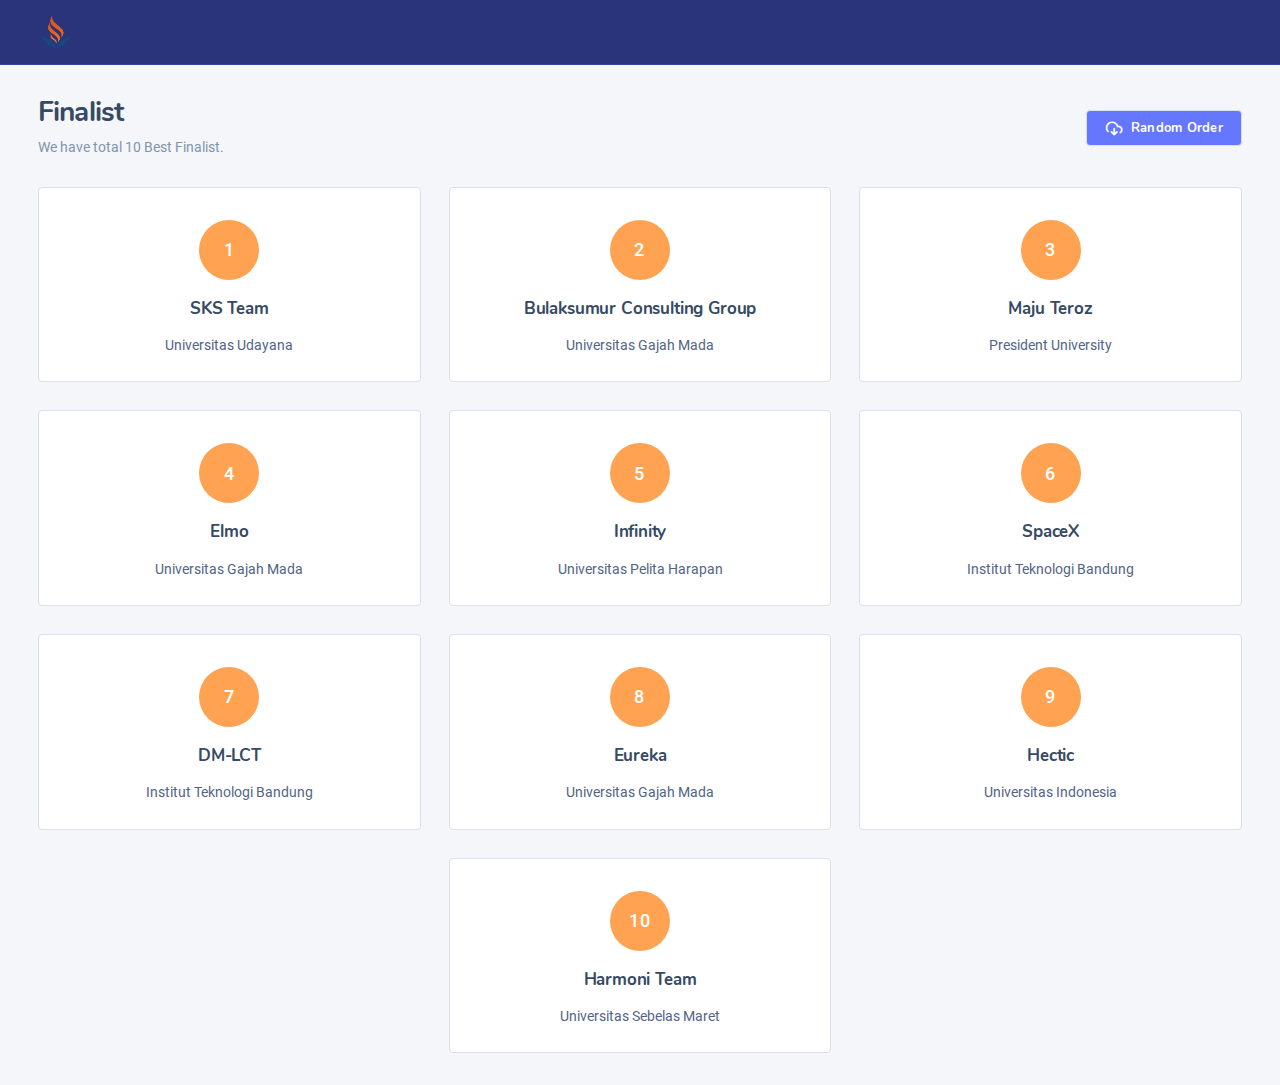
<file: bc.html>
<!DOCTYPE html>
<html lang="zxx" class="js">

<head>
  
    <meta charset="utf-8">
    <meta name="author" content="Softnio">
    <meta name="viewport" content="width=device-width, initial-scale=1, shrink-to-fit=no">
    <meta name="description" content="A powerful and conceptual apps base dashboard template that especially build for developers and programmers.">
    <!-- Fav Icon  -->
    <link rel="shortcut icon" href="./images/favicon.png">
    <!-- Page Title  -->
    <title>User Cards | DashLite Admin Template</title>
    <!-- StyleSheets  -->
    <link rel="stylesheet" href="./assets/css/dashlite.css?ver=2.4.0">
    <link id="skin-default" rel="stylesheet" href="./assets/css/theme.css?ver=2.4.0">
</head>

<body class="nk-body npc-invest bg-lighter ">
    <div class="nk-app-root">
        <!-- wrap @s -->
        <div class="nk-wrap ">
            <!-- main header @s -->
            <div class="nk-header nk-header-fluid is-theme">
                <div class="container-xl wide-xl">
                    <div class="nk-header-wrap">
                        <div class="nk-menu-trigger mr-sm-2 d-lg-none">
                            <a href="#" class="nk-nav-toggle nk-quick-nav-icon" data-target="headerNav"><em class="icon ni ni-menu"></em></a>
                        </div>
                        <div class="nk-header-brand">
                            <a href="html/index.html" class="logo-link">
                                <img class="logo-light logo-img" src="./images/logo.png" srcset="./images/logo2x.png 2x" alt="logo">
                                <img class="logo-dark logo-img" src="./images/logo-dark.png" srcset="./images/logo-dark2x.png 2x" alt="logo-dark">
                            </a>
                        </div><!-- .nk-header-brand -->
                        <div class="nk-header-menu" data-content="headerNav">
                            <div class="nk-header-mobile">
                                <div class="nk-header-brand">
                                    <a href="html/index.html" class="logo-link">
                                        <img class="logo-light logo-img" src="./images/logo.png" srcset="./images/logo2x.png 2x" alt="logo">
                                        <img class="logo-dark logo-img" src="./images/logo-dark.png" srcset="./images/logo-dark2x.png 2x" alt="logo-dark">
                                    </a>
                                </div>
                                <div class="nk-menu-trigger mr-n2">
                                    <a href="#" class="nk-nav-toggle nk-quick-nav-icon" data-target="headerNav"><em class="icon ni ni-arrow-left"></em></a>
                                </div>
                            </div>
                            <ul class="nk-menu nk-menu-main ui-s2">
                                
                            </ul><!-- .nk-menu -->
                        </div><!-- .nk-header-menu -->
                        <div class="nk-header-tools">
                            <ul class="nk-quick-nav">
                                
                            </ul><!-- .nk-quick-nav -->
                        </div><!-- .nk-header-tools -->
                    </div><!-- .nk-header-wrap -->
                </div><!-- .container-fliud -->
            </div>
            <!-- main header @e -->
            <!-- content @s -->
            <div class="nk-content nk-content-fluid">
                <div class="container-xl wide-xl">
                    <div class="nk-content-inner">
                        <div class="nk-content-body">
                            <div class="nk-block-head nk-block-head-sm">
                                <div class="nk-block-between">
                                    <div class="nk-block-head-content">
                                        <h3 class="nk-block-title page-title">Finalist</h3>
                                        <div class="nk-block-des text-soft">
                                            <p>We have total 10 Best Finalist.</p>
                                        </div>
                                    </div><!-- .nk-block-head-content -->
                                    <div class="nk-block-head-content">
                                        <div class="toggle-wrap nk-block-tools-toggle">
                                            <a href="#" class="btn btn-icon btn-trigger toggle-expand mr-n1" data-target="pageMenu"><em class="icon ni ni-menu-alt-r"></em></a>
                                            <div class="toggle-expand-content" data-content="pageMenu">
                                                <ul class="nk-block-tools g-3">
                                                    <li><a href="#" id="randomize" class="btn btn-primary btn-outline-light text-white"><em class="icon ni ni-download-cloud"></em><span>Random Order</span></a></li>
                                                </ul>
                                            </div>
                                        </div><!-- .toggle-wrap -->
                                    </div><!-- .nk-block-head-content -->
                                </div><!-- .nk-block-between -->
                            </div><!-- .nk-block-head -->
                            <div class="nk-block">
                                <div class="row g-gs justify-content-center" id="contentlist">
                                    <div class="col-sm-6 col-lg-4 col-xxl-3">
                                        <div class="card card-bordered">
                                            <div class="card-inner">
                                                <div class="team">
                                                   
                                                    <div class="team-options">
                                                       
                                                    </div>
                                                    <div class="user-card user-card-s2">
                                                        <div class="user-avatar md bg-primary">
                                                            <span>1</span>
                                                            
                                                        </div>
                                                        <div class="user-info">
                                                            <h6>Tim MVP</h6>
                
                                                        </div>
                                                    </div>
                                                    <div class="team-details">
                                                        <p>Binus University</p>
                                                    </div>
                                                 
                                                </div>
                                            </div>
                                        </div>
                                    </div>
                                    <!-- Next button show -->
                                    <div class="col-sm-6 col-lg-4 col-xxl-3 d-flex align-items-center">
                                       <button class="btn btn-success">Next</button>
                                    </div>
                                </div>
                            </div><!-- .nk-block -->
                          
                        </div>
                    </div>
                </div>
            </div>
            <!-- content @e -->
            <!-- footer @s -->
       
            <!-- footer @e -->
        </div>
        <!-- wrap @e -->
    </div>
    <!-- app-root @e -->
    <!-- JavaScript -->
    <script src="./assets/js/bundle.js?ver=2.4.0"></script>
    <script src="./assets/js/scripts.js?ver=2.4.0"></script>
    <script src="https://code.jquery.com/jquery-3.6.0.min.js" integrity="sha256-/xUj+3OJU5yExlq6GSYGSHk7tPXikynS7ogEvDej/m4=" crossorigin="anonymous"></script>
    <script>
        $("#randomize").on("click",function(e){
            e.preventDefault()
            random();
        })
        $(".btn-next").on("click",function(){
            nextItem();
        })
        var order = 1;
        var finalist=[{"name":"SKS Team", "instance":"Universitas Udayana"},
{"name":"Bulaksumur Consulting Group", "instance":"Universitas Gajah Mada"},
{"name":"Maju Teroz", "instance":"President University"},
{"name":"Elmo", "instance":"Universitas Gajah Mada"},
{"name":"Infinity", "instance":"Universitas  Pelita Harapan"},
{"name":"SpaceX", "instance":"Institut Teknologi Bandung"},
{"name":"DM-LCT", "instance":"Institut Teknologi Bandung"},
{"name":"Eureka", "instance":"Universitas Gajah Mada"},
{"name":"Hectic", "instance":"Universitas Indonesia"},
{"name":"Harmoni Team", "instance":"Universitas Sebelas Maret"}
    ]
        initOrder();
        function initOrder(){
            $('#contentlist').html("")
            
            finalist.map(function(item){
                addItem(item)
                order++;
            })
        }

        function random(){
            finalist=shuffle(finalist)
            finalist=shuffle(finalist)
            finalist=shuffle(finalist)
            finalist=shuffle(finalist)
            $('#contentlist').html(`<div class="spinner-border spinner-border-lg" role="status">
  <span class="sr-only">Loading...</span>
</div>`)
            setTimeout(function(){
                $('#contentlist').html("")
                order=1;
                addItem(finalist[order-1]);
                addNxtbtn();
            },1000)
            
        }

        function nextItem(){
            $('#contentlist').children().last().remove()
            $('#contentlist').append(`<div class="col-sm-6 col-lg-4 col-xxl-3 d-flex align-items-center"><div class="spinner-border spinner-border-lg" role="status">
  <span class="sr-only">Loading...</span>
</div></div>`)

            setTimeout(function(){
                $('#contentlist').children().last().remove()
                order++;
                addItem(finalist[order-1]);
                addNxtbtn();
                if(order>9){
                    $('#contentlist').children().last().remove()
                }
            },600)
            
        }
        function shuffle(a) {
            for (let i = a.length - 1; i > 0; i--) {
                const j = Math.floor(Math.random() * (i + 1));
                [a[i], a[j]] = [a[j], a[i]];
            }
            return a;
        }
        function addNxtbtn(){
            let nxt = ` <div class="col-sm-6 col-lg-4 col-xxl-3 d-flex align-items-center">
                                       <button onclick="nextItem()" class="btn btn-success btn-next">Next</button>
                                    </div>`
                                    $('#contentlist').append(nxt);
        }
        function addItem(finalist){
            let cardItem = `<div class="col-sm-6 col-lg-4 col-xxl-3">
                                        <div class="card card-bordered h-100">
                                            <div class="card-inner">
                                                <div class="team">
                                                   
                                                    <div class="team-options">
                                                       
                                                    </div>
                                                    <div class="user-card user-card-s2">
                                                        <div class="user-avatar md bg-orange">
                                                            <span>${order}</span>
                                                            
                                                        </div>
                                                        <div class="user-info">
                                                            <h6>${finalist.name}</h6>
                
                                                        </div>
                                                    </div>
                                                    <div class="team-details">
                                                        <p>${finalist.instance}</p>
                                                    </div>
                                                 
                                                </div>
                                            </div>
                                        </div>
                                    </div>`
                               
                                    $('#contentlist').append(cardItem);
        }
       
    </script>
</body>

</html>
</file>
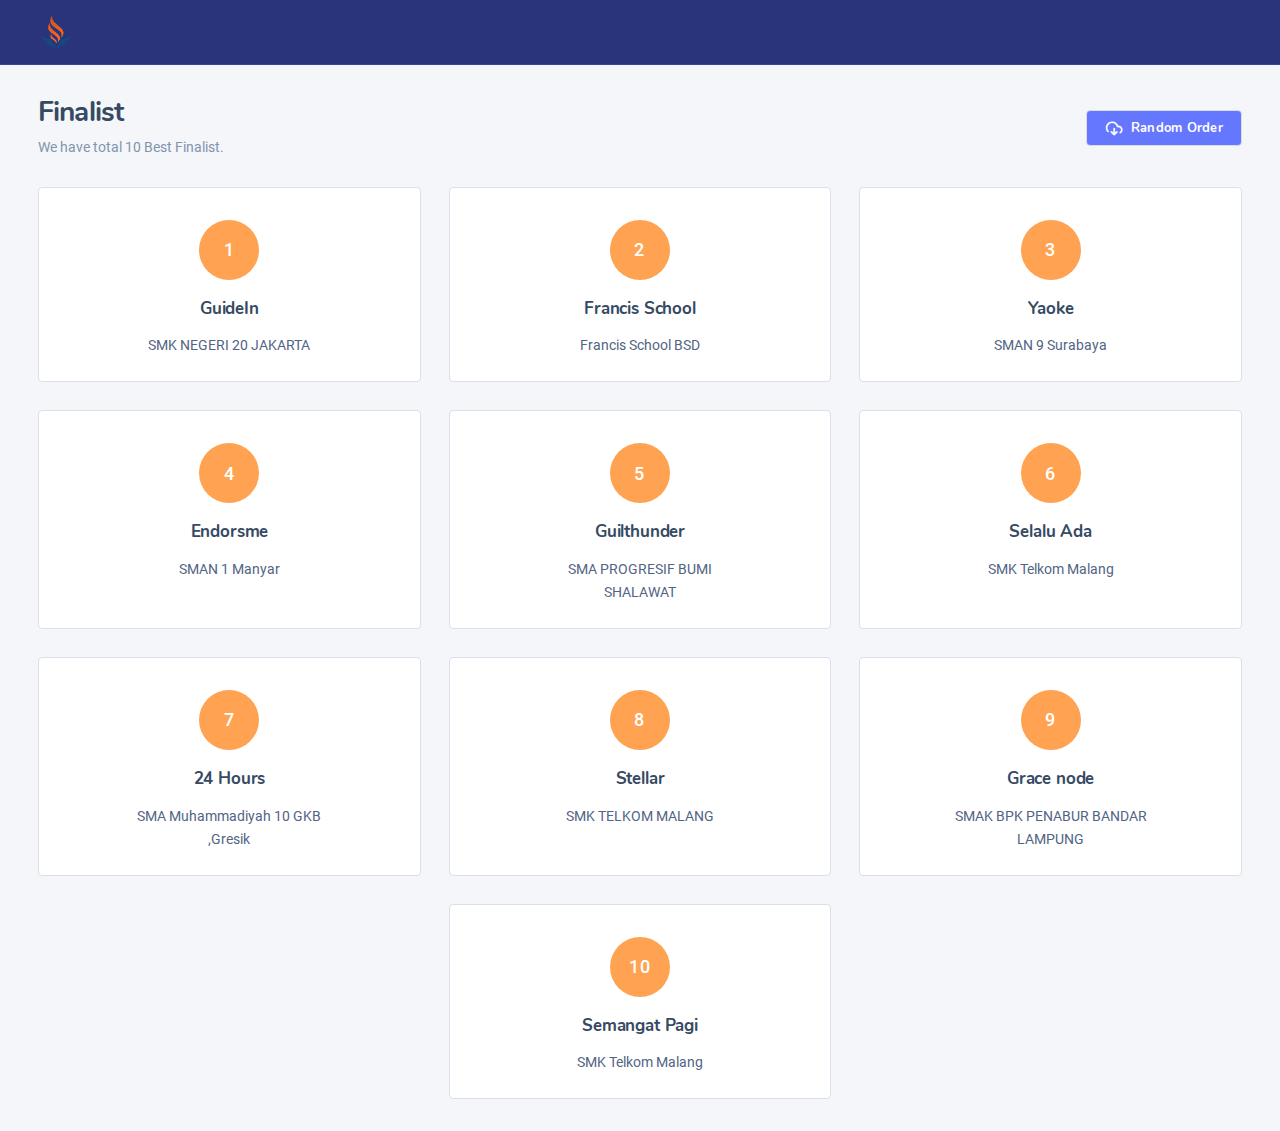
<file: bp.html>
<!DOCTYPE html>
<html lang="zxx" class="js">

<head>
  
    <meta charset="utf-8">
    <meta name="author" content="Softnio">
    <meta name="viewport" content="width=device-width, initial-scale=1, shrink-to-fit=no">
    <meta name="description" content="A powerful and conceptual apps base dashboard template that especially build for developers and programmers.">
    <!-- Fav Icon  -->
    <link rel="shortcut icon" href="./images/favicon.png">
    <!-- Page Title  -->
    <title>User Cards | DashLite Admin Template</title>
    <!-- StyleSheets  -->
    <link rel="stylesheet" href="./assets/css/dashlite.css?ver=2.4.0">
    <link id="skin-default" rel="stylesheet" href="./assets/css/theme.css?ver=2.4.0">
</head>

<body class="nk-body npc-invest bg-lighter ">
    <div class="nk-app-root">
        <!-- wrap @s -->
        <div class="nk-wrap ">
            <!-- main header @s -->
            <div class="nk-header nk-header-fluid is-theme">
                <div class="container-xl wide-xl">
                    <div class="nk-header-wrap">
                        <div class="nk-menu-trigger mr-sm-2 d-lg-none">
                            <a href="#" class="nk-nav-toggle nk-quick-nav-icon" data-target="headerNav"><em class="icon ni ni-menu"></em></a>
                        </div>
                        <div class="nk-header-brand">
                            <a href="html/index.html" class="logo-link">
                                <img class="logo-light logo-img" src="./images/logo.png" srcset="./images/logo2x.png 2x" alt="logo">
                                <img class="logo-dark logo-img" src="./images/logo-dark.png" srcset="./images/logo-dark2x.png 2x" alt="logo-dark">
                            </a>
                        </div><!-- .nk-header-brand -->
                        <div class="nk-header-menu" data-content="headerNav">
                            <div class="nk-header-mobile">
                                <div class="nk-header-brand">
                                    <a href="html/index.html" class="logo-link">
                                        <img class="logo-light logo-img" src="./images/logo.png" srcset="./images/logo2x.png 2x" alt="logo">
                                        <img class="logo-dark logo-img" src="./images/logo-dark.png" srcset="./images/logo-dark2x.png 2x" alt="logo-dark">
                                    </a>
                                </div>
                                <div class="nk-menu-trigger mr-n2">
                                    <a href="#" class="nk-nav-toggle nk-quick-nav-icon" data-target="headerNav"><em class="icon ni ni-arrow-left"></em></a>
                                </div>
                            </div>
                            <ul class="nk-menu nk-menu-main ui-s2">
                                
                            </ul><!-- .nk-menu -->
                        </div><!-- .nk-header-menu -->
                        <div class="nk-header-tools">
                            <ul class="nk-quick-nav">
                                
                            </ul><!-- .nk-quick-nav -->
                        </div><!-- .nk-header-tools -->
                    </div><!-- .nk-header-wrap -->
                </div><!-- .container-fliud -->
            </div>
            <!-- main header @e -->
            <!-- content @s -->
            <div class="nk-content nk-content-fluid">
                <div class="container-xl wide-xl">
                    <div class="nk-content-inner">
                        <div class="nk-content-body">
                            <div class="nk-block-head nk-block-head-sm">
                                <div class="nk-block-between">
                                    <div class="nk-block-head-content">
                                        <h3 class="nk-block-title page-title">Finalist</h3>
                                        <div class="nk-block-des text-soft">
                                            <p>We have total 10 Best Finalist.</p>
                                        </div>
                                    </div><!-- .nk-block-head-content -->
                                    <div class="nk-block-head-content">
                                        <div class="toggle-wrap nk-block-tools-toggle">
                                            <a href="#" class="btn btn-icon btn-trigger toggle-expand mr-n1" data-target="pageMenu"><em class="icon ni ni-menu-alt-r"></em></a>
                                            <div class="toggle-expand-content" data-content="pageMenu">
                                                <ul class="nk-block-tools g-3">
                                                    <li><a href="#" id="randomize" class="btn btn-primary btn-outline-light text-white"><em class="icon ni ni-download-cloud"></em><span>Random Order</span></a></li>
                                                </ul>
                                            </div>
                                        </div><!-- .toggle-wrap -->
                                    </div><!-- .nk-block-head-content -->
                                </div><!-- .nk-block-between -->
                            </div><!-- .nk-block-head -->
                            <div class="nk-block">
                                <div class="row g-gs justify-content-center" id="contentlist">
                                    <div class="col-sm-6 col-lg-4 col-xxl-3">
                                        <div class="card card-bordered">
                                            <div class="card-inner">
                                                <div class="team">
                                                   
                                                    <div class="team-options">
                                                       
                                                    </div>
                                                    <div class="user-card user-card-s2">
                                                        <div class="user-avatar md bg-primary">
                                                            <span>1</span>
                                                            
                                                        </div>
                                                        <div class="user-info">
                                                            <h6>Tim MVP</h6>
                
                                                        </div>
                                                    </div>
                                                    <div class="team-details">
                                                        <p>Binus University</p>
                                                    </div>
                                                 
                                                </div>
                                            </div>
                                        </div>
                                    </div>
                                    <!-- Next button show -->
                                    <div class="col-sm-6 col-lg-4 col-xxl-3 d-flex align-items-center">
                                       <button class="btn btn-success">Next</button>
                                    </div>
                                </div>
                            </div><!-- .nk-block -->
                          
                        </div>
                    </div>
                </div>
            </div>
            <!-- content @e -->
            <!-- footer @s -->
       
            <!-- footer @e -->
        </div>
        <!-- wrap @e -->
    </div>
    <!-- app-root @e -->
    <!-- JavaScript -->
    <script src="./assets/js/bundle.js?ver=2.4.0"></script>
    <script src="./assets/js/scripts.js?ver=2.4.0"></script>
    <script src="https://code.jquery.com/jquery-3.6.0.min.js" integrity="sha256-/xUj+3OJU5yExlq6GSYGSHk7tPXikynS7ogEvDej/m4=" crossorigin="anonymous"></script>
    <script>
        $("#randomize").on("click",function(e){
            e.preventDefault()
            random();
        })
        $(".btn-next").on("click",function(){
            nextItem();
        })
        var order = 1;
        var finalist=[{"name":"GuideIn", "instance":"SMK NEGERI 20 JAKARTA"},
{"name":"Francis School", "instance":"Francis School BSD"},
{"name":"Yaoke", "instance":"SMAN 9 Surabaya"},
{"name":"Endorsme", "instance":"SMAN 1 Manyar"},
{"name":"Guilthunder", "instance":"SMA PROGRESIF BUMI SHALAWAT"},
{"name":"Selalu Ada", "instance":"SMK Telkom Malang"},
{"name":"24 Hours", "instance":"SMA Muhammadiyah 10 GKB ,Gresik"},
{"name":"Stellar", "instance":"SMK TELKOM MALANG"},
{"name":"Grace node", "instance":"SMAK BPK PENABUR BANDAR LAMPUNG"},
{"name":"Semangat Pagi", "instance":"SMK Telkom Malang"}
    ]
        initOrder();
        function initOrder(){
            $('#contentlist').html("")
            
            finalist.map(function(item){
                addItem(item)
                order++;
            })
        }

        function random(){
            finalist=shuffle(finalist)
            finalist=shuffle(finalist)
            finalist=shuffle(finalist)
            finalist=shuffle(finalist)
            $('#contentlist').html(`<div class="spinner-border spinner-border-lg" role="status">
  <span class="sr-only">Loading...</span>
</div>`)
            setTimeout(function(){
                $('#contentlist').html("")
                order=1;
                addItem(finalist[order-1]);
                addNxtbtn();
            },1000)
            
        }

        function nextItem(){
            $('#contentlist').children().last().remove()
            $('#contentlist').append(`<div class="col-sm-6 col-lg-4 col-xxl-3 d-flex align-items-center"><div class="spinner-border spinner-border-lg" role="status">
  <span class="sr-only">Loading...</span>
</div></div>`)

            setTimeout(function(){
                $('#contentlist').children().last().remove()
                order++;
                addItem(finalist[order-1]);
                addNxtbtn();
                if(order>9){
                    $('#contentlist').children().last().remove()
                }
            },600)
            
        }
        function shuffle(a) {
            for (let i = a.length - 1; i > 0; i--) {
                const j = Math.floor(Math.random() * (i + 1));
                [a[i], a[j]] = [a[j], a[i]];
            }
            return a;
        }
        function addNxtbtn(){
            let nxt = ` <div class="col-sm-6 col-lg-4 col-xxl-3 d-flex align-items-center">
                                       <button onclick="nextItem()" class="btn btn-success btn-next">Next</button>
                                    </div>`
                                    $('#contentlist').append(nxt);
        }
        function addItem(finalist){
            let cardItem = `<div class="col-sm-6 col-lg-4 col-xxl-3">
                                        <div class="card card-bordered h-100">
                                            <div class="card-inner">
                                                <div class="team">
                                                   
                                                    <div class="team-options">
                                                       
                                                    </div>
                                                    <div class="user-card user-card-s2">
                                                        <div class="user-avatar md bg-orange">
                                                            <span>${order}</span>
                                                            
                                                        </div>
                                                        <div class="user-info">
                                                            <h6>${finalist.name}</h6>
                
                                                        </div>
                                                    </div>
                                                    <div class="team-details">
                                                        <p>${finalist.instance}</p>
                                                    </div>
                                                 
                                                </div>
                                            </div>
                                        </div>
                                    </div>`
                               
                                    $('#contentlist').append(cardItem);
        }
       
    </script>
</body>

</html>
</file>
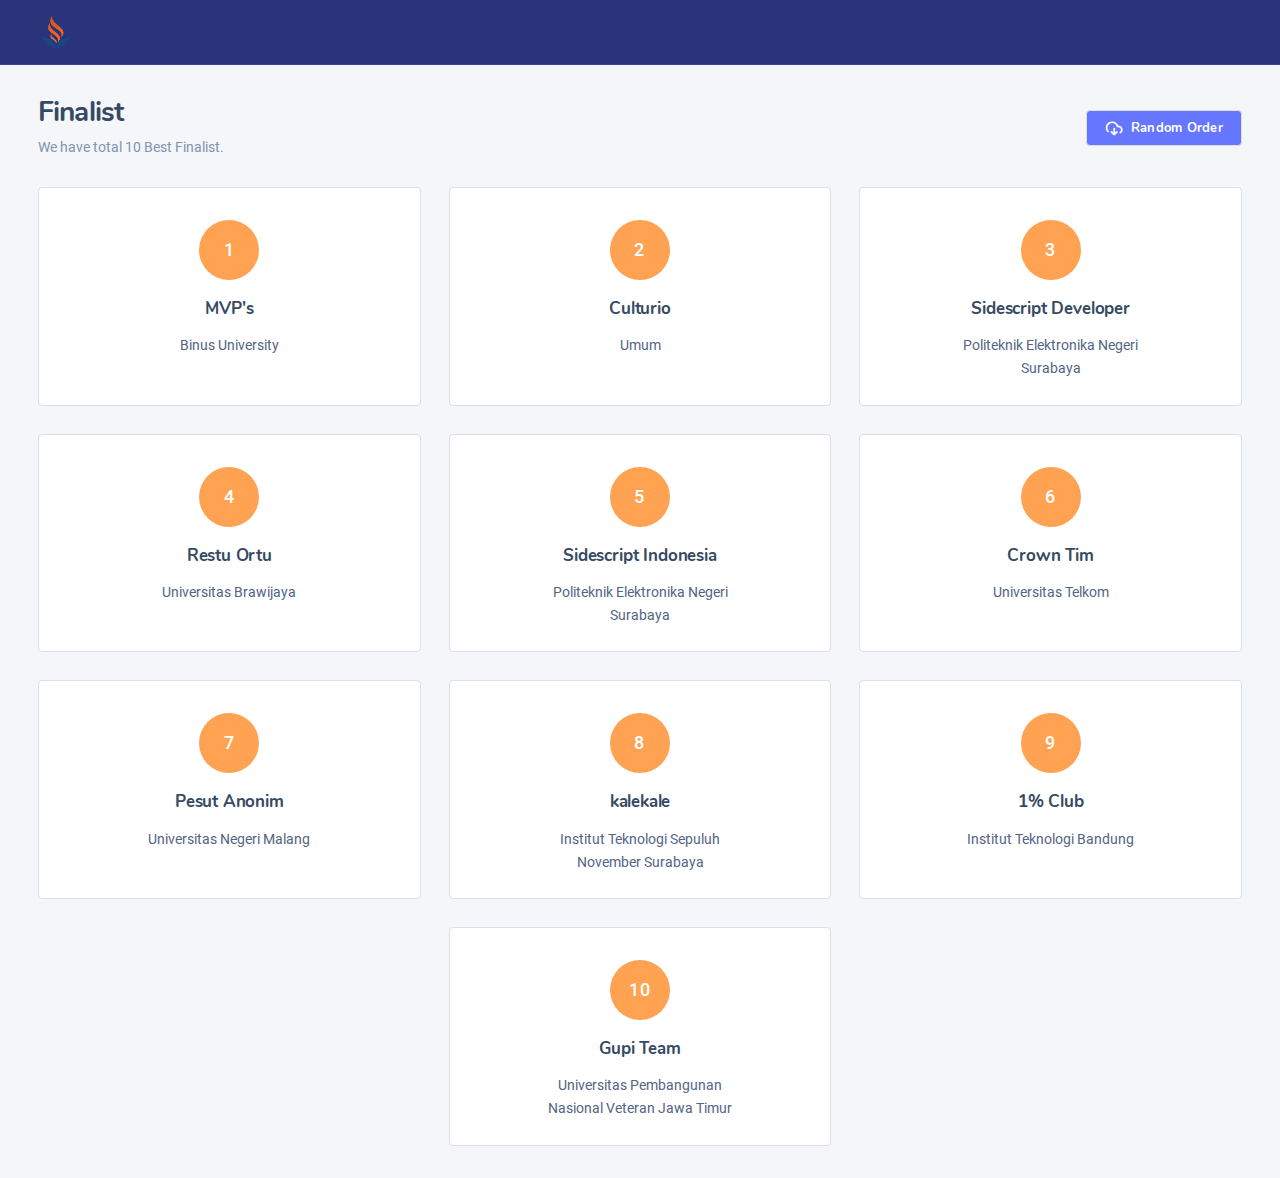
<file: uiux.html>
<!DOCTYPE html>
<html lang="zxx" class="js">

<head>
  
    <meta charset="utf-8">
    <meta name="author" content="Softnio">
    <meta name="viewport" content="width=device-width, initial-scale=1, shrink-to-fit=no">
    <meta name="description" content="A powerful and conceptual apps base dashboard template that especially build for developers and programmers.">
    <!-- Fav Icon  -->
    <link rel="shortcut icon" href="./images/favicon.png">
    <!-- Page Title  -->
    <title>User Cards | DashLite Admin Template</title>
    <!-- StyleSheets  -->
    <link rel="stylesheet" href="./assets/css/dashlite.css?ver=2.4.0">
    <link id="skin-default" rel="stylesheet" href="./assets/css/theme.css?ver=2.4.0">
</head>

<body class="nk-body npc-invest bg-lighter ">
    <div class="nk-app-root">
        <!-- wrap @s -->
        <div class="nk-wrap ">
            <!-- main header @s -->
            <div class="nk-header nk-header-fluid is-theme">
                <div class="container-xl wide-xl">
                    <div class="nk-header-wrap">
                        <div class="nk-menu-trigger mr-sm-2 d-lg-none">
                            <a href="#" class="nk-nav-toggle nk-quick-nav-icon" data-target="headerNav"><em class="icon ni ni-menu"></em></a>
                        </div>
                        <div class="nk-header-brand">
                            <a href="html/index.html" class="logo-link">
                                <img class="logo-light logo-img" src="./images/logo.png" srcset="./images/logo2x.png 2x" alt="logo">
                                <img class="logo-dark logo-img" src="./images/logo-dark.png" srcset="./images/logo-dark2x.png 2x" alt="logo-dark">
                            </a>
                        </div><!-- .nk-header-brand -->
                        <div class="nk-header-menu" data-content="headerNav">
                            <div class="nk-header-mobile">
                                <div class="nk-header-brand">
                                    <a href="html/index.html" class="logo-link">
                                        <img class="logo-light logo-img" src="./images/logo.png" srcset="./images/logo2x.png 2x" alt="logo">
                                        <img class="logo-dark logo-img" src="./images/logo-dark.png" srcset="./images/logo-dark2x.png 2x" alt="logo-dark">
                                    </a>
                                </div>
                                <div class="nk-menu-trigger mr-n2">
                                    <a href="#" class="nk-nav-toggle nk-quick-nav-icon" data-target="headerNav"><em class="icon ni ni-arrow-left"></em></a>
                                </div>
                            </div>
                            <ul class="nk-menu nk-menu-main ui-s2">
                                
                            </ul><!-- .nk-menu -->
                        </div><!-- .nk-header-menu -->
                        <div class="nk-header-tools">
                            <ul class="nk-quick-nav">
                                
                            </ul><!-- .nk-quick-nav -->
                        </div><!-- .nk-header-tools -->
                    </div><!-- .nk-header-wrap -->
                </div><!-- .container-fliud -->
            </div>
            <!-- main header @e -->
            <!-- content @s -->
            <div class="nk-content nk-content-fluid">
                <div class="container-xl wide-xl">
                    <div class="nk-content-inner">
                        <div class="nk-content-body">
                            <div class="nk-block-head nk-block-head-sm">
                                <div class="nk-block-between">
                                    <div class="nk-block-head-content">
                                        <h3 class="nk-block-title page-title">Finalist</h3>
                                        <div class="nk-block-des text-soft">
                                            <p>We have total 10 Best Finalist.</p>
                                        </div>
                                    </div><!-- .nk-block-head-content -->
                                    <div class="nk-block-head-content">
                                        <div class="toggle-wrap nk-block-tools-toggle">
                                            <a href="#" class="btn btn-icon btn-trigger toggle-expand mr-n1" data-target="pageMenu"><em class="icon ni ni-menu-alt-r"></em></a>
                                            <div class="toggle-expand-content" data-content="pageMenu">
                                                <ul class="nk-block-tools g-3">
                                                    <li><a href="#" id="randomize" class="btn btn-primary btn-outline-light text-white"><em class="icon ni ni-download-cloud"></em><span>Random Order</span></a></li>
                                                </ul>
                                            </div>
                                        </div><!-- .toggle-wrap -->
                                    </div><!-- .nk-block-head-content -->
                                </div><!-- .nk-block-between -->
                            </div><!-- .nk-block-head -->
                            <div class="nk-block">
                                <div class="row g-gs justify-content-center" id="contentlist">
                                    <div class="col-sm-6 col-lg-4 col-xxl-3">
                                        <div class="card card-bordered">
                                            <div class="card-inner">
                                                <div class="team">
                                                   
                                                    <div class="team-options">
                                                       
                                                    </div>
                                                    <div class="user-card user-card-s2">
                                                        <div class="user-avatar md bg-primary">
                                                            <span>1</span>
                                                            
                                                        </div>
                                                        <div class="user-info">
                                                            <h6>Tim MVP</h6>
                
                                                        </div>
                                                    </div>
                                                    <div class="team-details">
                                                        <p>Binus University</p>
                                                    </div>
                                                 
                                                </div>
                                            </div>
                                        </div>
                                    </div>
                                    <!-- Next button show -->
                                    <div class="col-sm-6 col-lg-4 col-xxl-3 d-flex align-items-center">
                                       <button class="btn btn-success">Next</button>
                                    </div>
                                </div>
                            </div><!-- .nk-block -->
                          
                        </div>
                    </div>
                </div>
            </div>
            <!-- content @e -->
            <!-- footer @s -->
       
            <!-- footer @e -->
        </div>
        <!-- wrap @e -->
    </div>
    <!-- app-root @e -->
    <!-- JavaScript -->
    <script src="./assets/js/bundle.js?ver=2.4.0"></script>
    <script src="./assets/js/scripts.js?ver=2.4.0"></script>
    <script src="https://code.jquery.com/jquery-3.6.0.min.js" integrity="sha256-/xUj+3OJU5yExlq6GSYGSHk7tPXikynS7ogEvDej/m4=" crossorigin="anonymous"></script>
    <script>
        $("#randomize").on("click",function(e){
            e.preventDefault()
            random();
        })
        $(".btn-next").on("click",function(){
            nextItem();
        })
        var order = 1;
        var finalist=[{
            name:"MVP's",
            instance:"Binus University"
        },
        {
            name:"Culturio",
            instance:"Umum"
        },
        {
            name:"Sidescript Developer",
            instance:"Politeknik Elektronika Negeri Surabaya"
        },
        {
            name:"Restu Ortu",
            instance:"Universitas Brawijaya"
        },
        {
            name:"Sidescript Indonesia",
            instance:"Politeknik Elektronika Negeri Surabaya"
        },
        {
            name:"Crown Tim",
            instance:"Universitas Telkom"
        },
        {
            name:"Pesut Anonim",
            instance:"Universitas Negeri Malang"
        },
        {
            name:"kalekale",
            instance:"Institut Teknologi Sepuluh November Surabaya"
        },
        {
            name:"1% Club",
            instance:"Institut Teknologi Bandung"
        },{
            name:"Gupi Team",
            instance:"Universitas Pembangunan Nasional Veteran Jawa Timur"
        },
    ]
        initOrder();
        function initOrder(){
            $('#contentlist').html("")
            
            finalist.map(function(item){
                addItem(item)
                order++;
            })
        }

        function random(){
            finalist=shuffle(finalist)
            finalist=shuffle(finalist)
            finalist=shuffle(finalist)
            finalist=shuffle(finalist)
            $('#contentlist').html(`<div class="spinner-border spinner-border-lg" role="status">
  <span class="sr-only">Loading...</span>
</div>`)
            setTimeout(function(){
                $('#contentlist').html("")
                order=1;
                addItem(finalist[order-1]);
                addNxtbtn();
            },1000)
            
        }

        function nextItem(){
            $('#contentlist').children().last().remove()
            $('#contentlist').append(`<div class="col-sm-6 col-lg-4 col-xxl-3 d-flex align-items-center"><div class="spinner-border spinner-border-lg" role="status">
  <span class="sr-only">Loading...</span>
</div></div>`)

            setTimeout(function(){
                $('#contentlist').children().last().remove()
                order++;
                addItem(finalist[order-1]);
                addNxtbtn();
                if(order>9){
                    $('#contentlist').children().last().remove()
                }
            },600)
            
        }
        function shuffle(a) {
            for (let i = a.length - 1; i > 0; i--) {
                const j = Math.floor(Math.random() * (i + 1));
                [a[i], a[j]] = [a[j], a[i]];
            }
            return a;
        }
        function addNxtbtn(){
            let nxt = ` <div class="col-sm-6 col-lg-4 col-xxl-3 d-flex align-items-center">
                                       <button onclick="nextItem()" class="btn btn-success btn-next">Next</button>
                                    </div>`
                                    $('#contentlist').append(nxt);
        }
        function addItem(finalist){
            let cardItem = `<div class="col-sm-6 col-lg-4 col-xxl-3">
                                        <div class="card card-bordered h-100">
                                            <div class="card-inner">
                                                <div class="team">
                                                   
                                                    <div class="team-options">
                                                       
                                                    </div>
                                                    <div class="user-card user-card-s2">
                                                        <div class="user-avatar md bg-orange">
                                                            <span>${order}</span>
                                                            
                                                        </div>
                                                        <div class="user-info">
                                                            <h6>${finalist.name}</h6>
                
                                                        </div>
                                                    </div>
                                                    <div class="team-details">
                                                        <p>${finalist.instance}</p>
                                                    </div>
                                                 
                                                </div>
                                            </div>
                                        </div>
                                    </div>`
                               
                                    $('#contentlist').append(cardItem);
        }
       
    </script>
</body>

</html>
</file>
<file: assets/css/theme.css>
/*!
 * Theme Name: Default
 * Package : DashLite
 * Author: Softnio
 * Author URI: http://themeforest.net/user/softnio
 * Version	 :	1.0.0
 * Updated	 :	07.23.2020
**/
</file>
